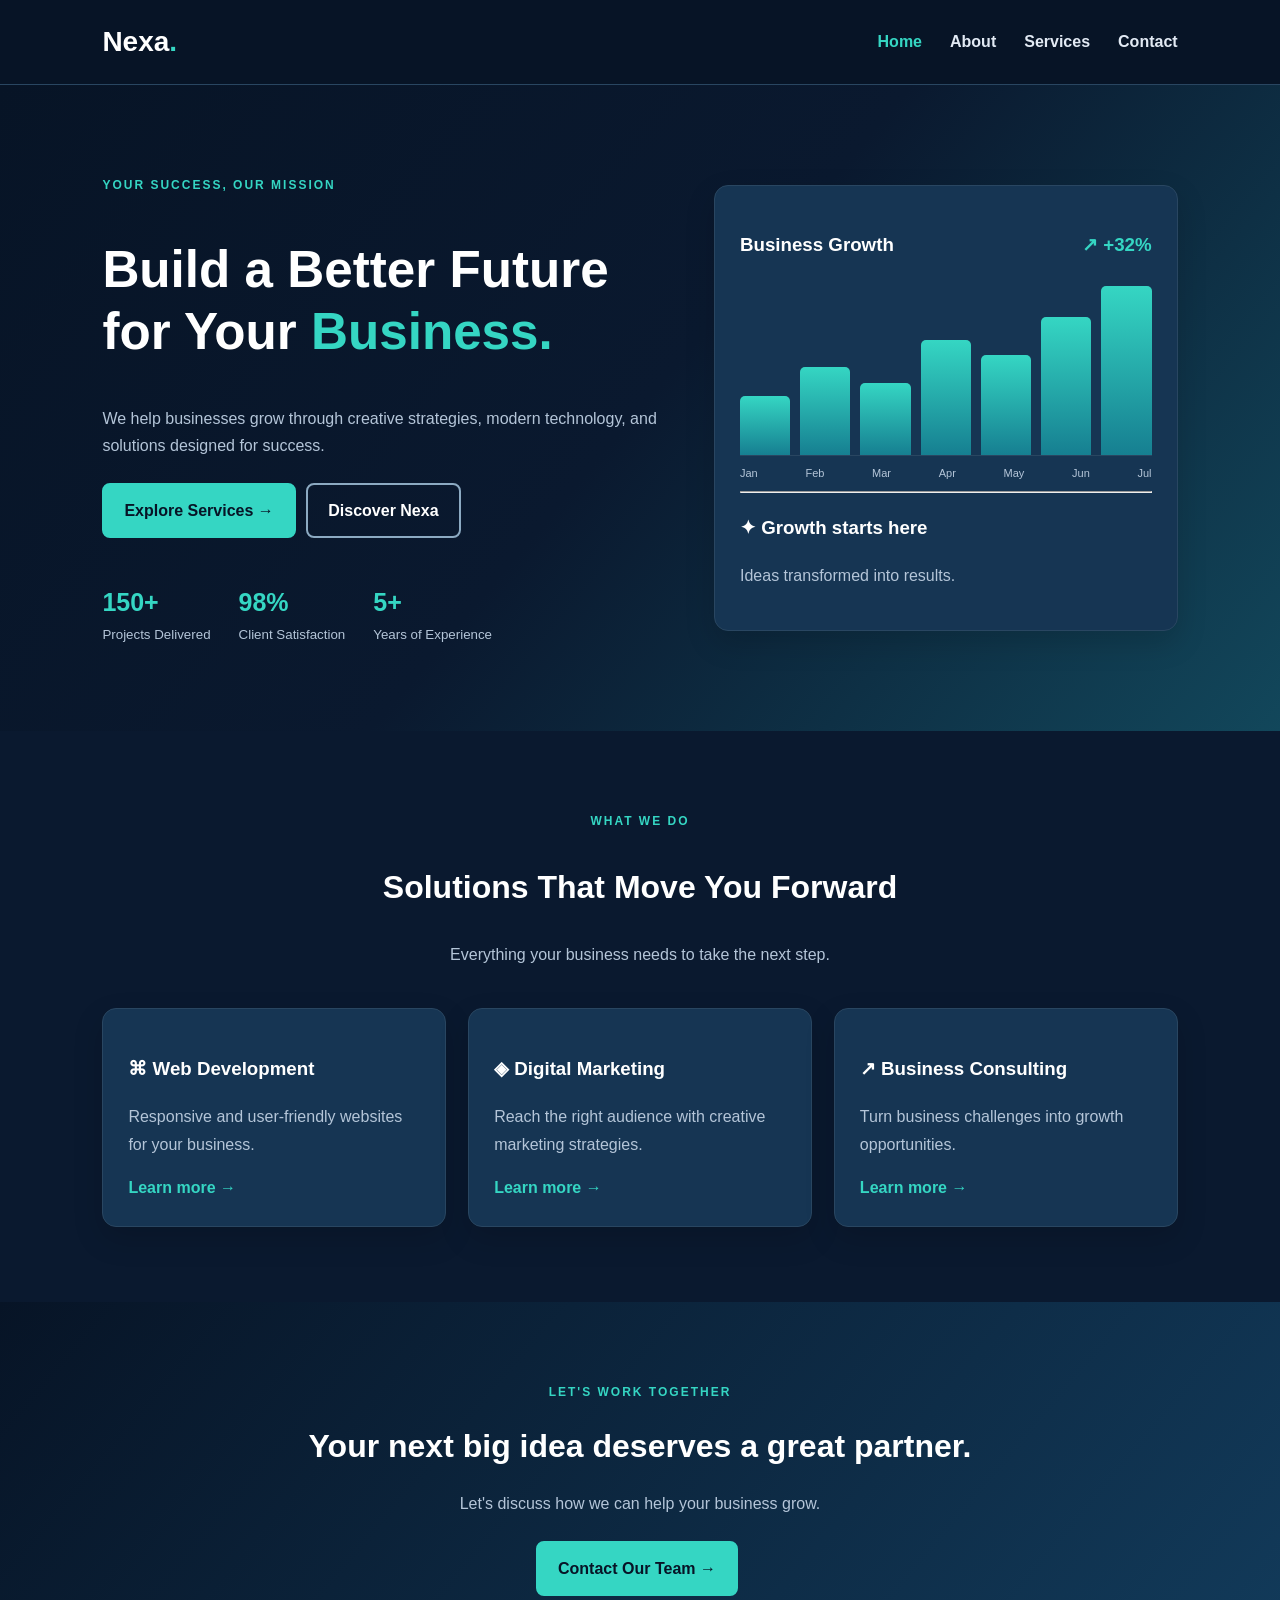
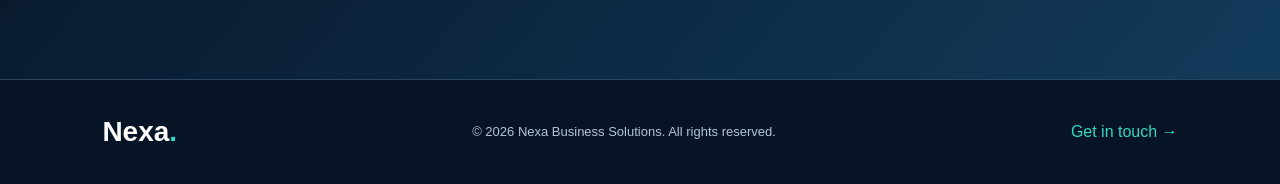
<file: index.html>
<!DOCTYPE html>
<html lang="en">
<head>
  <meta charset="UTF-8">
  <meta name="viewport" content="width=device-width, initial-scale=1.0">
  <title>Nexa | Business Solutions</title>
  <link rel="stylesheet" href="style.css">
  <script src="script.js" defer></script>
</head>
<body>
  <header class="header">
    <a class="logo" href="index.html">Nexa<span>.</span></a>
    <button class="menu-toggle" aria-label="Toggle navigation">☰</button>
    <nav class="navigation">
      <a class="active" href="index.html">Home</a>
      <a href="about.html">About</a>
      <a href="services.html">Services</a>
      <a href="contact.html">Contact</a>
    </nav>
  </header>

  <main>
    <section class="hero">
      <div class="hero-content">
        <span class="eyebrow">YOUR SUCCESS, OUR MISSION</span>
        <h1>Build a Better Future for Your <span>Business.</span></h1>
        <p>We help businesses grow through creative strategies, modern technology, and solutions designed for success.</p>
        <a class="btn" href="services.html">Explore Services →</a>
        <a class="btn outline" href="about.html">Discover Nexa</a>

        <div class="stats">
          <div><strong>150+</strong><small>Projects Delivered</small></div>
          <div><strong>98%</strong><small>Client Satisfaction</small></div>
          <div><strong>5+</strong><small>Years of Experience</small></div>
        </div>
      </div>

      <div class="growth-card">
        <h3>Business Growth <span>↗ +32%</span></h3>
        <div class="chart">
          <div style="height:35%"></div>
          <div style="height:52%"></div>
          <div style="height:43%"></div>
          <div style="height:68%"></div>
          <div style="height:59%"></div>
          <div style="height:82%"></div>
          <div style="height:100%"></div>
        </div>
        <div class="chart-labels">
          <span>Jan</span><span>Feb</span><span>Mar</span>
          <span>Apr</span><span>May</span><span>Jun</span><span>Jul</span>
        </div>
        <hr>
        <h3>✦ Growth starts here</h3>
        <p>Ideas transformed into results.</p>
      </div>
    </section>

    <section class="section">
      <div class="section-heading">
        <span class="eyebrow">WHAT WE DO</span>
        <h2>Solutions That Move You Forward</h2>
        <p>Everything your business needs to take the next step.</p>
      </div>

      <div class="card-grid">
        <article class="card">
          <h3>⌘ Web Development</h3>
          <p>Responsive and user-friendly websites for your business.</p>
          <a href="services.html">Learn more →</a>
        </article>
        <article class="card">
          <h3>◈ Digital Marketing</h3>
          <p>Reach the right audience with creative marketing strategies.</p>
          <a href="services.html">Learn more →</a>
        </article>
        <article class="card">
          <h3>↗ Business Consulting</h3>
          <p>Turn business challenges into growth opportunities.</p>
          <a href="services.html">Learn more →</a>
        </article>
      </div>
    </section>

    <section class="cta">
      <span class="eyebrow">LET'S WORK TOGETHER</span>
      <h2>Your next big idea deserves a great partner.</h2>
      <p>Let's discuss how we can help your business grow.</p>
      <a class="btn" href="contact.html">Contact Our Team →</a>
    </section>
  </main>

  <footer class="footer">
    <a class="logo" href="index.html">Nexa<span>.</span></a>
    <p>© <span class="year"></span> Nexa Business Solutions. All rights reserved.</p>
    <a href="contact.html">Get in touch →</a>
  </footer>
</body>
</html>
</file>
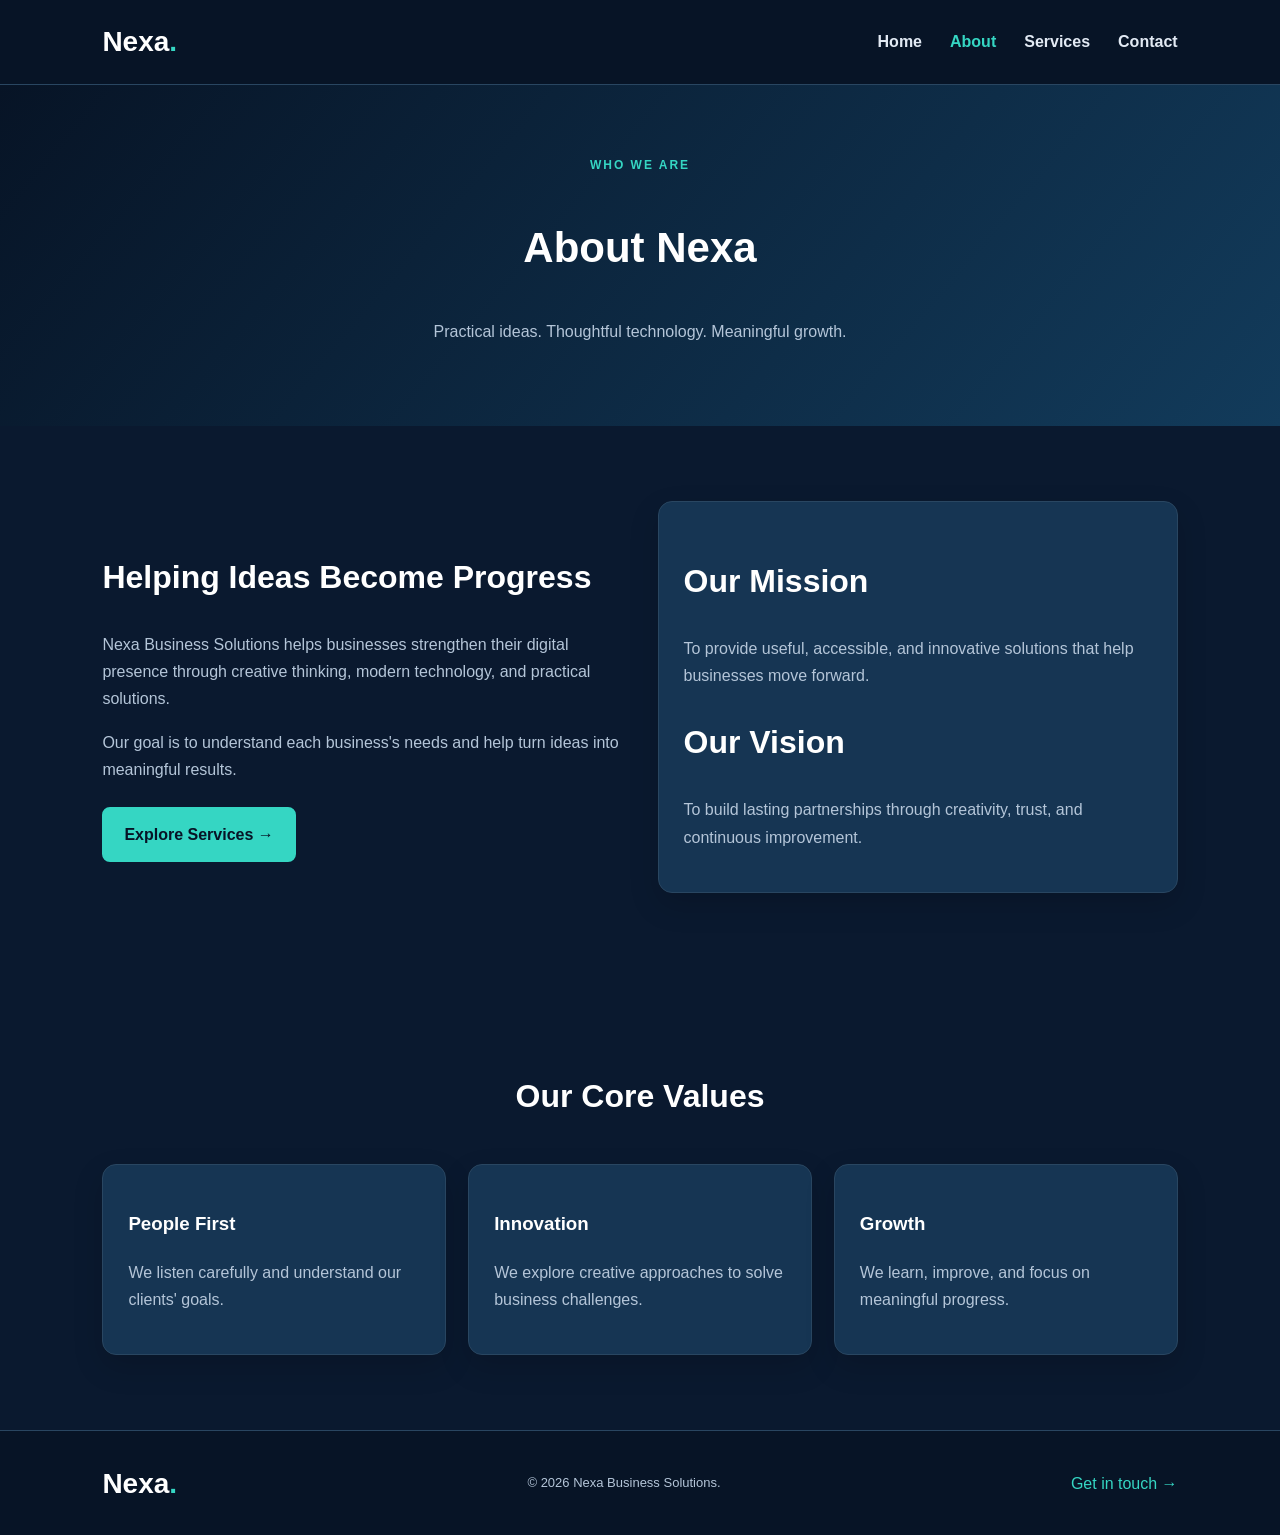
<file: about.html>
<!DOCTYPE html>
<html lang="en">
<head>
  <meta charset="UTF-8">
  <meta name="viewport" content="width=device-width, initial-scale=1.0">
  <title>About | Nexa Business Solutions</title>
  <link rel="stylesheet" href="style.css">
  <script src="script.js" defer></script>
</head>
<body>
  <header class="header">
    <a class="logo" href="index.html">Nexa<span>.</span></a>
    <button class="menu-toggle" aria-label="Toggle navigation">☰</button>
    <nav class="navigation">
      <a href="index.html">Home</a>
      <a class="active" href="about.html">About</a>
      <a href="services.html">Services</a>
      <a href="contact.html">Contact</a>
    </nav>
  </header>

  <main>
    <section class="page-banner">
      <span class="eyebrow">WHO WE ARE</span>
      <h1>About Nexa</h1>
      <p>Practical ideas. Thoughtful technology. Meaningful growth.</p>
    </section>

    <section class="section">
      <div class="two-column">
        <div>
          <h2>Helping Ideas Become Progress</h2>
          <p>Nexa Business Solutions helps businesses strengthen their digital presence through creative thinking, modern technology, and practical solutions.</p>
          <p>Our goal is to understand each business's needs and help turn ideas into meaningful results.</p>
          <a class="btn" href="services.html">Explore Services →</a>
        </div>
        <div class="card">
          <h2>Our Mission</h2>
          <p>To provide useful, accessible, and innovative solutions that help businesses move forward.</p>
          <h2>Our Vision</h2>
          <p>To build lasting partnerships through creativity, trust, and continuous improvement.</p>
        </div>
      </div>
    </section>

    <section class="section">
      <div class="section-heading">
        <h2>Our Core Values</h2>
      </div>
      <div class="card-grid">
        <article class="card"><h3>People First</h3><p>We listen carefully and understand our clients' goals.</p></article>
        <article class="card"><h3>Innovation</h3><p>We explore creative approaches to solve business challenges.</p></article>
        <article class="card"><h3>Growth</h3><p>We learn, improve, and focus on meaningful progress.</p></article>
      </div>
    </section>
  </main>

  <footer class="footer">
    <a class="logo" href="index.html">Nexa<span>.</span></a>
    <p>© <span class="year"></span> Nexa Business Solutions.</p>
    <a href="contact.html">Get in touch →</a>
  </footer>
</body>
</html>
</file>
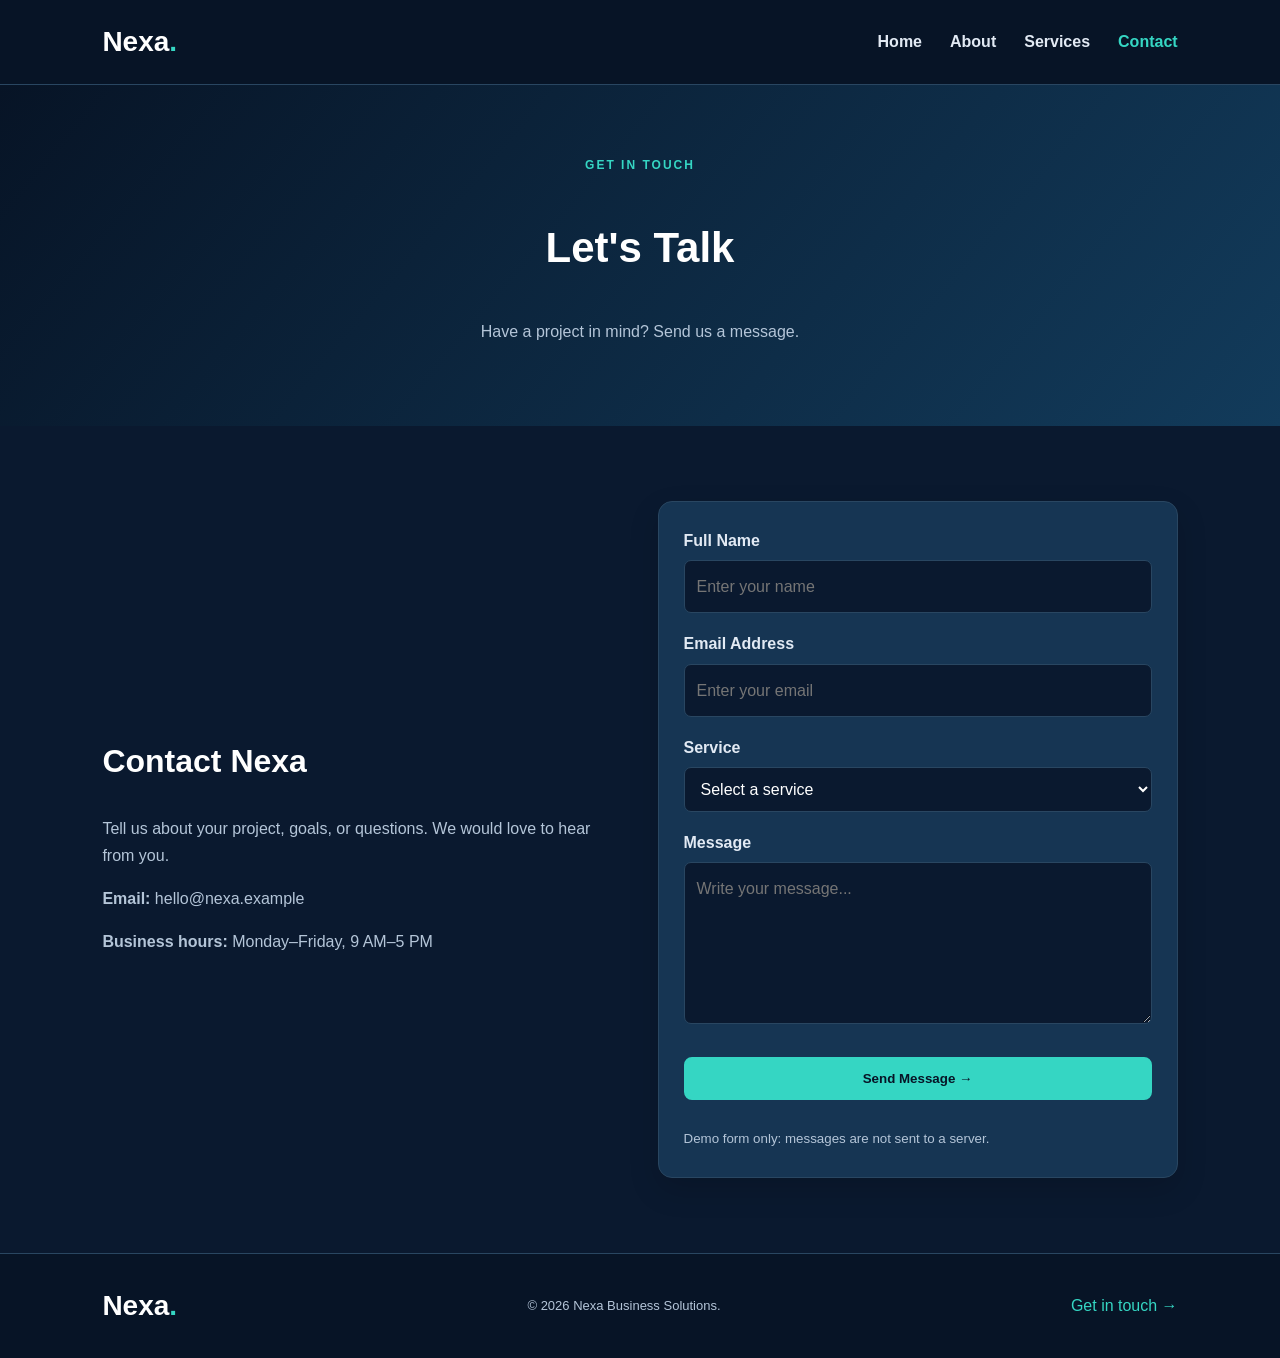
<file: contact.html>
<!DOCTYPE html>
<html lang="en">
<head>
  <meta charset="UTF-8">
  <meta name="viewport" content="width=device-width, initial-scale=1.0">
  <title>Contact | Nexa Business Solutions</title>
  <link rel="stylesheet" href="style.css">
  <script src="script.js" defer></script>
</head>
<body>
  <header class="header">
    <a class="logo" href="index.html">Nexa<span>.</span></a>
    <button class="menu-toggle" aria-label="Toggle navigation">☰</button>
    <nav class="navigation">
      <a href="index.html">Home</a>
      <a href="about.html">About</a>
      <a href="services.html">Services</a>
      <a class="active" href="contact.html">Contact</a>
    </nav>
  </header>

  <main>
    <section class="page-banner">
      <span class="eyebrow">GET IN TOUCH</span>
      <h1>Let's Talk</h1>
      <p>Have a project in mind? Send us a message.</p>
    </section>

    <section class="section">
      <div class="two-column">
        <div>
          <h2>Contact Nexa</h2>
          <p>Tell us about your project, goals, or questions. We would love to hear from you.</p>
          <p><strong>Email:</strong> hello@nexa.example</p>
          <p><strong>Business hours:</strong> Monday–Friday, 9 AM–5 PM</p>
        </div>

        <form class="contact-form" id="contactForm">
          <label for="name">Full Name</label>
          <input id="name" name="name" type="text" placeholder="Enter your name" required minlength="2">

          <label for="email">Email Address</label>
          <input id="email" name="email" type="email" placeholder="Enter your email" required>

          <label for="service">Service</label>
          <select id="service" name="service" required>
            <option value="">Select a service</option>
            <option>Web Development</option>
            <option>Digital Marketing</option>
            <option>Business Consulting</option>
            <option>Other</option>
          </select>

          <label for="message">Message</label>
          <textarea id="message" name="message" rows="5" placeholder="Write your message..." required minlength="10"></textarea>

          <button class="btn" type="submit">Send Message →</button>
          <p id="formMessage" role="status"></p>
          <small>Demo form only: messages are not sent to a server.</small>
        </form>
      </div>
    </section>
  </main>

  <footer class="footer">
    <a class="logo" href="index.html">Nexa<span>.</span></a>
    <p>© <span class="year"></span> Nexa Business Solutions.</p>
    <a href="contact.html">Get in touch →</a>
  </footer>
</body>
</html>
</file>
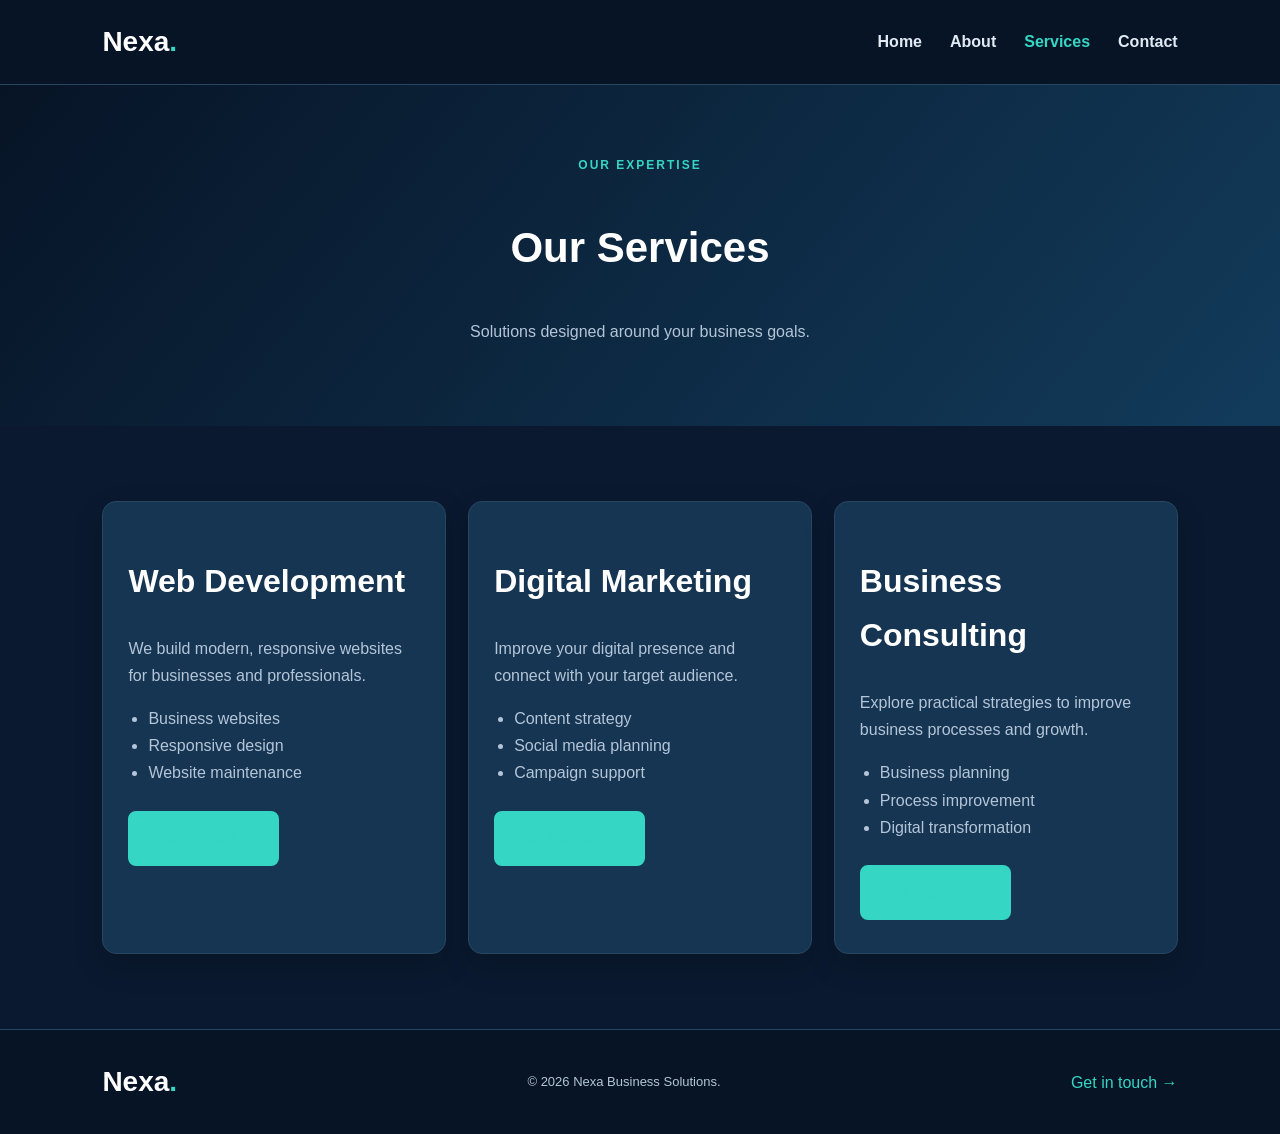
<file: services.html>
<!DOCTYPE html>
<html lang="en">
<head>
  <meta charset="UTF-8">
  <meta name="viewport" content="width=device-width, initial-scale=1.0">
  <title>Services | Nexa Business Solutions</title>
  <link rel="stylesheet" href="style.css">
  <script src="script.js" defer></script>
</head>
<body>
  <header class="header">
    <a class="logo" href="index.html">Nexa<span>.</span></a>
    <button class="menu-toggle" aria-label="Toggle navigation">☰</button>
    <nav class="navigation">
      <a href="index.html">Home</a>
      <a href="about.html">About</a>
      <a class="active" href="services.html">Services</a>
      <a href="contact.html">Contact</a>
    </nav>
  </header>

  <main>
    <section class="page-banner">
      <span class="eyebrow">OUR EXPERTISE</span>
      <h1>Our Services</h1>
      <p>Solutions designed around your business goals.</p>
    </section>

    <section class="section">
      <div class="card-grid">
        <article class="card">
          <h2>Web Development</h2>
          <p>We build modern, responsive websites for businesses and professionals.</p>
          <ul><li>Business websites</li><li>Responsive design</li><li>Website maintenance</li></ul>
          <a class="btn" href="contact.html?service=Web%20Development">Get Started →</a>
        </article>

        <article class="card">
          <h2>Digital Marketing</h2>
          <p>Improve your digital presence and connect with your target audience.</p>
          <ul><li>Content strategy</li><li>Social media planning</li><li>Campaign support</li></ul>
          <a class="btn" href="contact.html?service=Digital%20Marketing">Get Started →</a>
        </article>

        <article class="card">
          <h2>Business Consulting</h2>
          <p>Explore practical strategies to improve business processes and growth.</p>
          <ul><li>Business planning</li><li>Process improvement</li><li>Digital transformation</li></ul>
          <a class="btn" href="contact.html?service=Business%20Consulting">Get Started →</a>
        </article>
      </div>
    </section>
  </main>

  <footer class="footer">
    <a class="logo" href="index.html">Nexa<span>.</span></a>
    <p>© <span class="year"></span> Nexa Business Solutions.</p>
    <a href="contact.html">Get in touch →</a>
  </footer>
</body>
</html>
</file>
<file: style.css>
:root {
  --navy: #0a192f;
  --navy-deep: #071426;
  --navy-card: #163553;
  --teal: #35d6c3;
  --white: #ffffff;
  --text: #e2eaf4;
  --muted: #b4c5d8;
  --border: #294661;
}

* {
  box-sizing: border-box;
}

html {
  scroll-behavior: smooth;
}

body {
  margin: 0;
  font-family: Arial, sans-serif;
  background: var(--navy);
  color: var(--text);
  line-height: 1.7;
}

a {
  color: inherit;
  text-decoration: none;
}

.header {
  position: sticky;
  top: 0;
  z-index: 100;
  display: flex;
  align-items: center;
  justify-content: space-between;
  gap: 20px;
  padding: 18px 8%;
  background: var(--navy-deep);
  border-bottom: 1px solid var(--border);
}

.logo {
  font-size: 28px;
  font-weight: bold;
  color: var(--white);
}

.logo span,
.eyebrow {
  color: var(--teal);
}

.navigation {
  display: flex;
  gap: 28px;
}

.navigation a {
  color: var(--text);
  font-weight: bold;
}

.navigation a:hover,
.navigation a.active {
  color: var(--teal);
}

.menu-toggle {
  display: none;
  background: var(--navy-card);
  color: var(--teal);
  border: 1px solid var(--border);
  border-radius: 6px;
  padding: 8px 12px;
  font-size: 20px;
  cursor: pointer;
}

.hero {
  display: grid;
  grid-template-columns: 1.1fr .9fr;
  align-items: center;
  gap: 45px;
  padding: 85px 8%;
  background: linear-gradient(130deg, var(--navy-deep), var(--navy), #12475b);
}

.hero h1 {
  font-size: clamp(36px, 4vw, 56px);
  line-height: 1.2;
  color: var(--white);
}

.hero h1 span {
  color: var(--teal);
}

.hero p,
.page-banner p,
.cta p {
  color: var(--muted);
}

.eyebrow {
  font-size: 12px;
  font-weight: bold;
  letter-spacing: 2px;
}

.btn {
  display: inline-block;
  margin: 8px 6px 8px 0;
  padding: 12px 20px;
  border: 2px solid var(--teal);
  border-radius: 8px;
  background: var(--teal);
  color: var(--navy-deep);
  font-weight: bold;
  cursor: pointer;
  transition: .2s;
}

.btn:hover {
  transform: translateY(-2px);
  background: #72eddf;
}

.btn.outline {
  background: transparent;
  color: var(--white);
  border-color: #8caac2;
}

.stats {
  display: flex;
  flex-wrap: wrap;
  gap: 28px;
  margin-top: 35px;
}

.stats div {
  display: flex;
  flex-direction: column;
}

.stats strong {
  color: var(--teal);
  font-size: 25px;
}

.stats small {
  color: var(--muted);
}

.growth-card,
.card,
.contact-form {
  padding: 25px;
  border: 1px solid var(--border);
  border-radius: 14px;
  background: var(--navy-card);
  box-shadow: 0 12px 30px rgba(0, 0, 0, .15);
}

.growth-card h3 {
  color: var(--white);
}

.growth-card h3 span {
  float: right;
  color: var(--teal);
}

.chart {
  height: 170px;
  display: flex;
  align-items: end;
  gap: 10px;
  margin-top: 25px;
  border-bottom: 1px solid var(--border);
}

.chart div {
  flex: 1;
  background: linear-gradient(var(--teal), #167f91);
  border-radius: 5px 5px 0 0;
}

.chart-labels {
  display: flex;
  justify-content: space-between;
  gap: 5px;
  color: var(--muted);
  font-size: 11px;
  margin-top: 8px;
}

.section {
  padding: 75px 8%;
  background: var(--navy);
}

.section-heading {
  text-align: center;
  margin: 0 auto 40px;
  max-width: 700px;
}

h2 {
  color: var(--white);
  font-size: 32px;
}

.section-heading p,
.card p {
  color: var(--muted);
}

.card-grid {
  display: grid;
  grid-template-columns: repeat(3, minmax(0, 1fr));
  gap: 22px;
}

.card {
  transition: .25s;
}

.card:hover {
  transform: translateY(-5px);
  border-color: var(--teal);
}

.card h3 {
  color: var(--white);
}

.card a {
  color: var(--teal);
  font-weight: bold;
}

.card ul {
  color: var(--muted);
  padding-left: 20px;
}

.cta {
  padding: 75px 8%;
  text-align: center;
  background: linear-gradient(130deg, var(--navy-deep), #123b5b);
}

.cta h2 {
  max-width: 750px;
  margin: 15px auto;
}

.page-banner {
  text-align: center;
  padding: 65px 8%;
  background: linear-gradient(130deg, var(--navy-deep), #123b5b);
}

.page-banner h1 {
  color: var(--white);
  font-size: 42px;
}

.two-column {
  display: grid;
  grid-template-columns: 1fr 1fr;
  gap: 35px;
  align-items: center;
}

.two-column p {
  color: var(--muted);
}

.contact-form label {
  display: block;
  margin-bottom: 6px;
  color: var(--text);
  font-weight: bold;
}

.contact-form input,
.contact-form select,
.contact-form textarea {
  width: 100%;
  padding: 12px;
  margin-bottom: 17px;
  background: var(--navy);
  color: var(--white);
  border: 1px solid var(--border);
  border-radius: 7px;
  font: inherit;
}

.contact-form input:focus,
.contact-form select:focus,
.contact-form textarea:focus {
  outline: 1px solid var(--teal);
  border-color: var(--teal);
}

.contact-form button {
  width: 100%;
}

#formMessage {
  color: var(--teal);
}

.contact-form small {
  color: var(--muted);
}

.footer {
  display: flex;
  justify-content: space-between;
  align-items: center;
  gap: 20px;
  padding: 28px 8%;
  background: var(--navy-deep);
  border-top: 1px solid var(--border);
}

.footer p {
  color: var(--muted);
  text-align: center;
  font-size: 13px;
}

.footer > a:last-child {
  color: var(--teal);
}

@media (max-width: 850px) {
  .hero {
    grid-template-columns: 1fr;
  }

  .card-grid {
    grid-template-columns: repeat(2, minmax(0, 1fr));
  }

  .two-column {
    grid-template-columns: 1fr;
  }
}

@media (max-width: 650px) {
  .header {
    flex-wrap: wrap;
    padding: 16px 6%;
  }

  .menu-toggle {
    display: block;
  }

  .navigation {
    display: none;
    flex-direction: column;
    width: 100%;
    gap: 0;
  }

  .navigation.open {
    display: flex;
  }

  .navigation a {
    padding: 10px 0;
  }

  .hero,
  .section,
  .cta {
    padding: 55px 6%;
  }

  .hero h1 {
    font-size: 38px;
  }

  .card-grid {
    grid-template-columns: 1fr;
  }

  .footer {
    flex-direction: column;
    text-align: center;
    padding: 25px 6%;
  }
}
</file>
